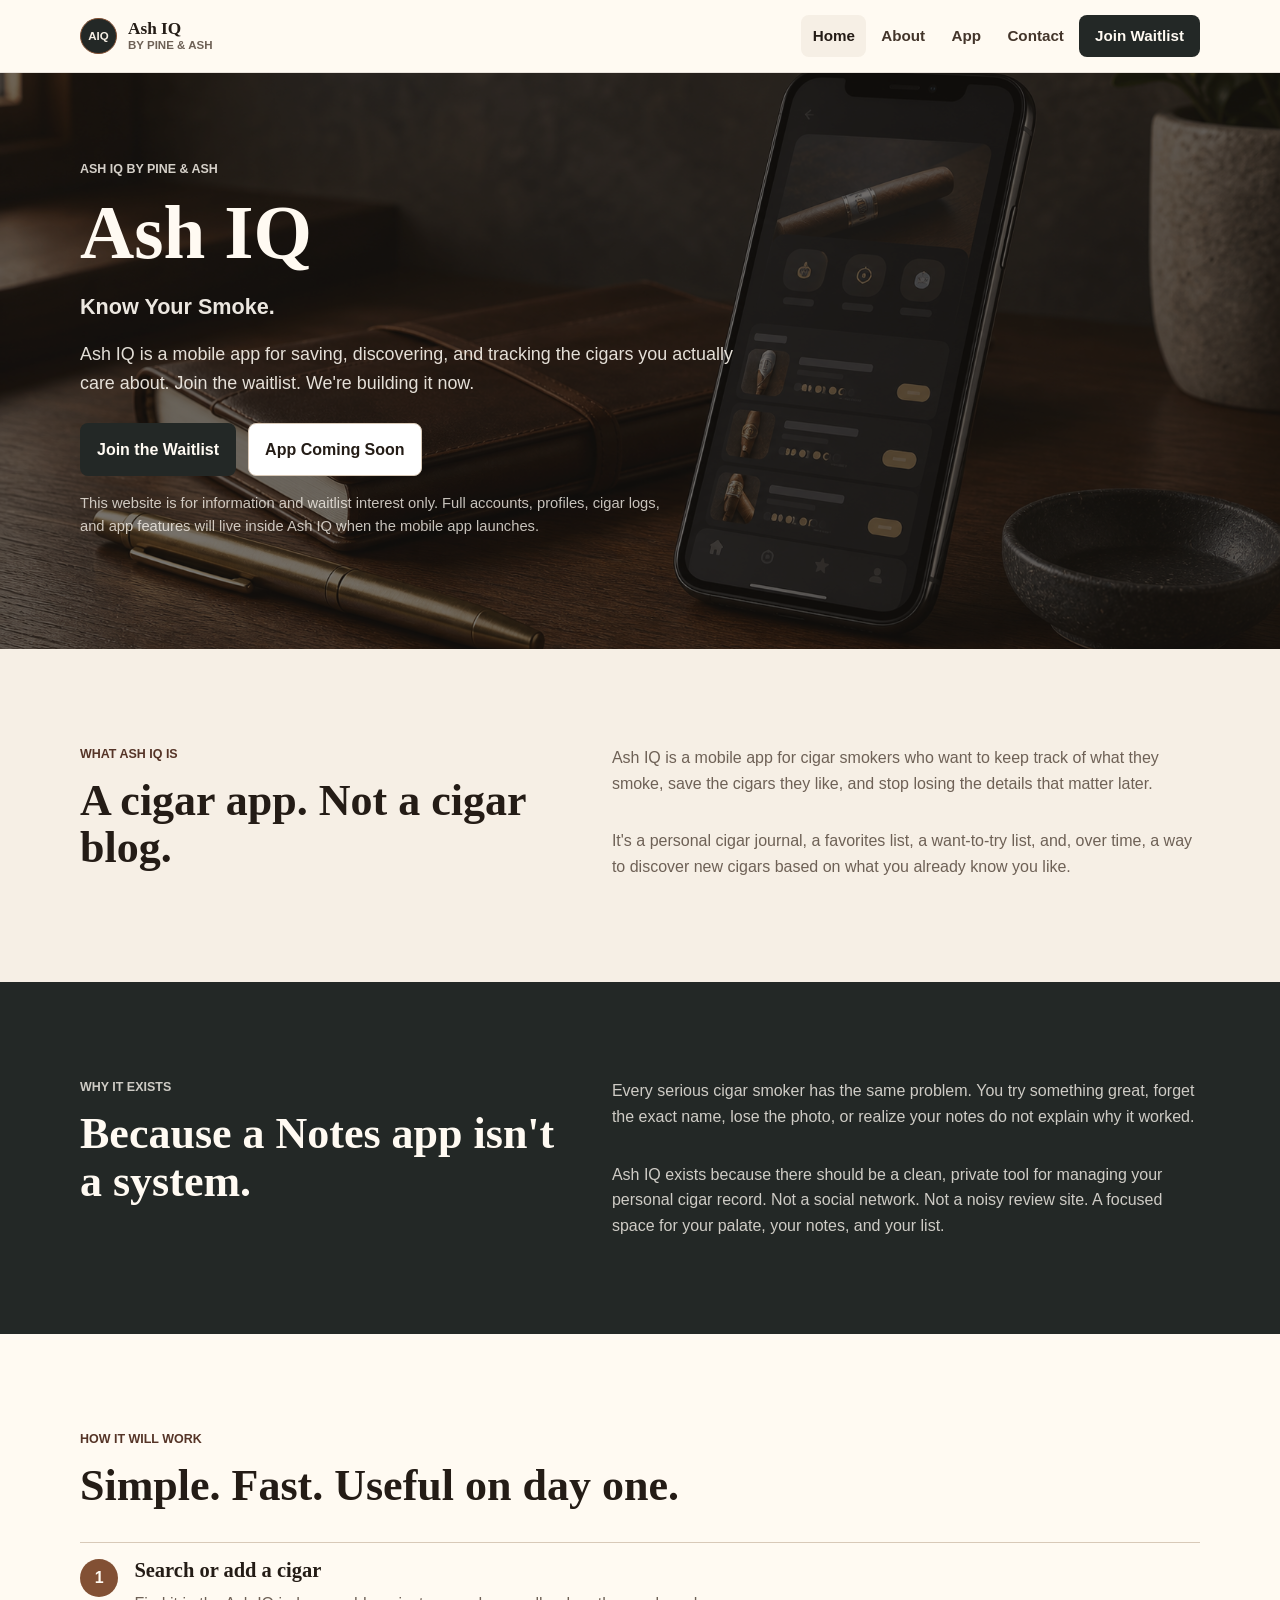
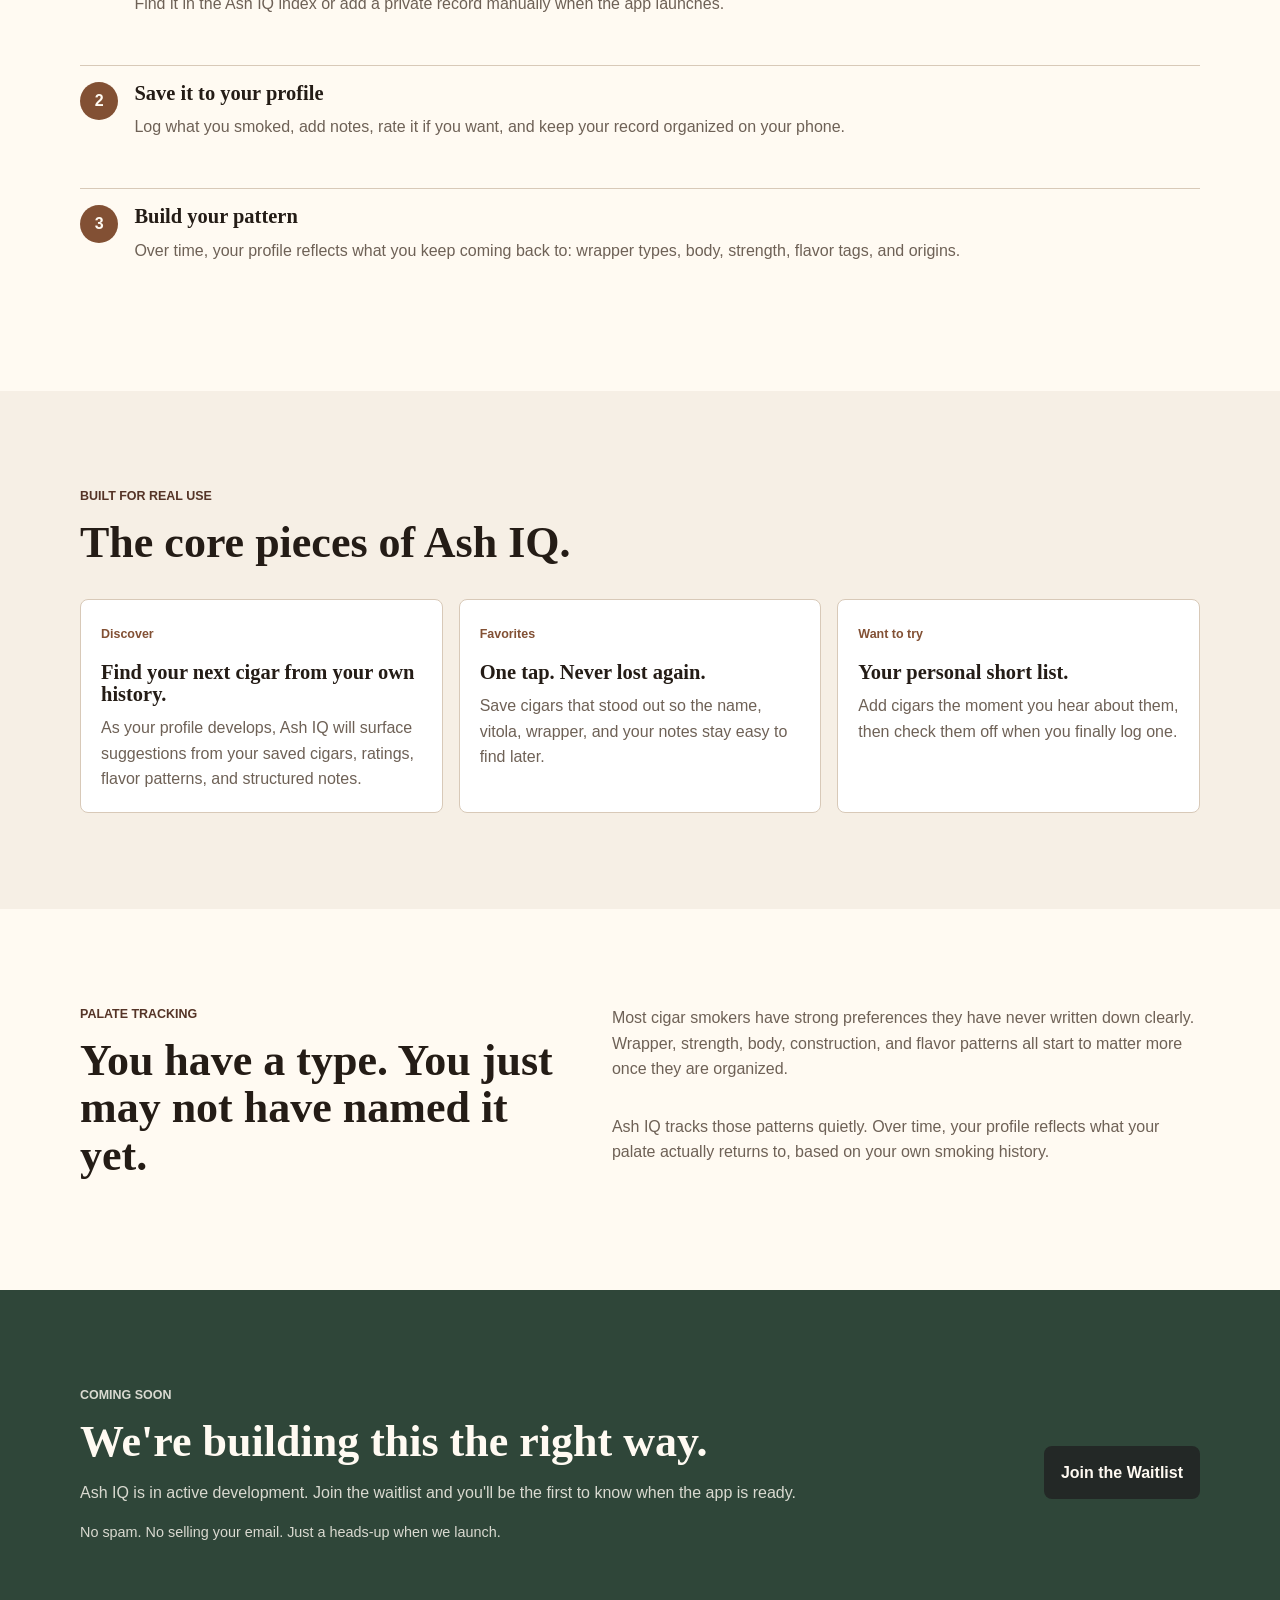
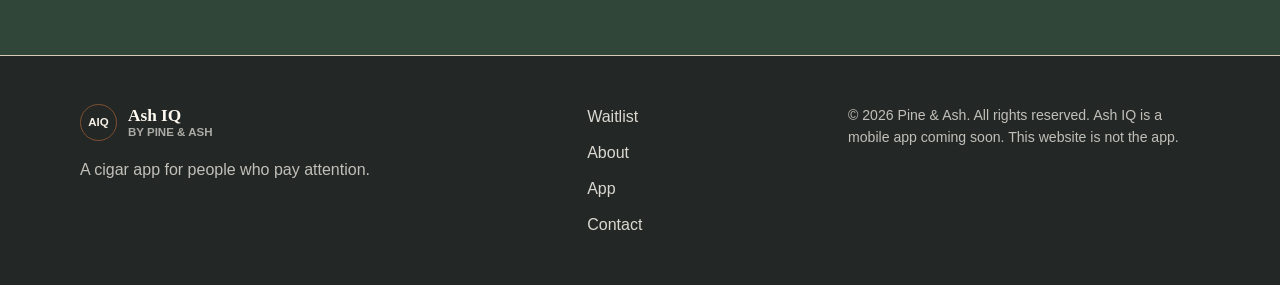
<file: index.html>
<!doctype html>
<html lang="en">
  <head>
    <meta charset="utf-8">
    <meta name="viewport" content="width=device-width, initial-scale=1">
    <title>Ash IQ by Pine &amp; Ash | Know Your Smoke.</title>
    <meta name="description" content="Ash IQ is a cigar discovery app by Pine & Ash, built to help smokers learn their palate, save favorites, and find cigars worth trying.">
    <meta name="robots" content="index,follow">
    <meta name="theme-color" content="#f6efe5">
    <meta property="og:title" content="Ash IQ | Know Your Smoke.">
    <meta property="og:description" content="A mobile app for cigar smokers who want to track, save, and discover cigars. Join the waitlist for early access.">
    <meta property="og:type" content="website">
    <meta property="og:url" content="./index.html">
    <meta property="og:image" content="./assets/img/social-preview.svg">
    <meta name="twitter:card" content="summary_large_image">
    <meta name="twitter:title" content="Ash IQ | Know Your Smoke.">
    <meta name="twitter:description" content="A mobile app for cigar smokers who want to track, save, and discover cigars. Join the waitlist for early access.">
    <meta name="twitter:image" content="./assets/img/social-preview.svg">
    <link rel="canonical" href="./index.html">
    <link rel="icon" href="./assets/img/favicon.svg" type="image/svg+xml">
    <link rel="preload" href="./assets/img/pine-and-ash-hero.png" as="image">
    <link rel="stylesheet" href="./assets/css/styles.css">
  </head>
  <body>
    <a class="skip-link" href="#main">Skip to content</a>
    <header class="site-header" data-site-header>
      <nav class="nav container" aria-label="Main navigation">
        <a class="brand" href="./index.html" aria-label="Ash IQ by Pine & Ash home">
          <span class="brand-mark" aria-hidden="true">AIQ</span>
          <span class="brand-stack">
            <span class="brand-text">Ash IQ</span>
            <span class="brand-source">by Pine &amp; Ash</span>
          </span>
        </a>
        <button class="nav-toggle" type="button" aria-expanded="false" aria-controls="site-menu" data-nav-toggle>
          <span class="nav-toggle-line"></span>
          <span class="nav-toggle-line"></span>
          <span class="nav-toggle-line"></span>
          <span class="sr-only">Menu</span>
        </button>
        <div class="nav-links" id="site-menu" data-nav-menu>
          <a href="./index.html" aria-current="page">Home</a>
          <a href="./about.html">About</a>
          <a href="./app.html">App</a>
          <a href="./contact.html">Contact</a>
          <a class="nav-cta" href="./contact.html#waitlist">Join Waitlist</a>
        </div>
      </nav>
    </header>

    <main id="main">
      <section class="hero section">
        <figure class="hero-media">
          <img src="./assets/img/pine-and-ash-hero.png" alt="Ash IQ mobile app preview on a warm cedar-toned workspace" width="1717" height="916">
        </figure>
        <div class="container hero-grid">
          <div class="hero-copy">
            <p class="eyebrow">Ash IQ by Pine &amp; Ash</p>
            <h1>Ash IQ</h1>
            <p class="tagline">Know Your Smoke.</p>
            <p class="hero-lede">Ash IQ is a mobile app for saving, discovering, and tracking the cigars you actually care about. Join the waitlist. We're building it now.</p>
            <div class="hero-actions" aria-label="Primary actions">
              <a class="button button-primary" href="./contact.html#waitlist">Join the Waitlist</a>
              <a class="button button-secondary" href="./app.html">App Coming Soon</a>
            </div>
            <p class="guardrail-note">This website is for information and waitlist interest only. Full accounts, profiles, cigar logs, and app features will live inside Ash IQ when the mobile app launches.</p>
          </div>
        </div>
      </section>

      <section class="section value-band" aria-labelledby="what-heading">
        <div class="container split">
          <div>
            <p class="eyebrow">What Ash IQ is</p>
            <h2 id="what-heading">A cigar app. Not a cigar blog.</h2>
          </div>
          <div class="copy-stack">
            <p>Ash IQ is a mobile app for cigar smokers who want to keep track of what they smoke, save the cigars they like, and stop losing the details that matter later.</p>
            <p>It's a personal cigar journal, a favorites list, a want-to-try list, and, over time, a way to discover new cigars based on what you already know you like.</p>
          </div>
        </div>
      </section>

      <section class="section discovery-band" aria-labelledby="why-heading">
        <div class="container split">
          <div>
            <p class="eyebrow">Why it exists</p>
            <h2 id="why-heading">Because a Notes app isn't a system.</h2>
          </div>
          <div class="copy-stack">
            <p>Every serious cigar smoker has the same problem. You try something great, forget the exact name, lose the photo, or realize your notes do not explain why it worked.</p>
            <p>Ash IQ exists because there should be a clean, private tool for managing your personal cigar record. Not a social network. Not a noisy review site. A focused space for your palate, your notes, and your list.</p>
          </div>
        </div>
      </section>

      <section class="section" aria-labelledby="how-heading">
        <div class="container">
          <div class="section-heading narrow">
            <p class="eyebrow">How it will work</p>
            <h2 id="how-heading">Simple. Fast. Useful on day one.</h2>
          </div>
          <ol class="step-list">
            <li>
              <span class="step-number">1</span>
              <div>
                <h3>Search or add a cigar</h3>
                <p>Find it in the Ash IQ index or add a private record manually when the app launches.</p>
              </div>
            </li>
            <li>
              <span class="step-number">2</span>
              <div>
                <h3>Save it to your profile</h3>
                <p>Log what you smoked, add notes, rate it if you want, and keep your record organized on your phone.</p>
              </div>
            </li>
            <li>
              <span class="step-number">3</span>
              <div>
                <h3>Build your pattern</h3>
                <p>Over time, your profile reflects what you keep coming back to: wrapper types, body, strength, flavor tags, and origins.</p>
              </div>
            </li>
          </ol>
        </div>
      </section>

      <section class="section value-band" aria-labelledby="features-heading">
        <div class="container">
          <div class="section-heading">
            <p class="eyebrow">Built for real use</p>
            <h2 id="features-heading">The core pieces of Ash IQ.</h2>
          </div>
          <div class="feature-grid three">
            <article class="feature-card">
              <span class="feature-kicker">Discover</span>
              <h3>Find your next cigar from your own history.</h3>
              <p>As your profile develops, Ash IQ will surface suggestions from your saved cigars, ratings, flavor patterns, and structured notes.</p>
            </article>
            <article class="feature-card">
              <span class="feature-kicker">Favorites</span>
              <h3>One tap. Never lost again.</h3>
              <p>Save cigars that stood out so the name, vitola, wrapper, and your notes stay easy to find later.</p>
            </article>
            <article class="feature-card">
              <span class="feature-kicker">Want to try</span>
              <h3>Your personal short list.</h3>
              <p>Add cigars the moment you hear about them, then check them off when you finally log one.</p>
            </article>
          </div>
        </div>
      </section>

      <section class="section" aria-labelledby="palate-heading">
        <div class="container split">
          <div>
            <p class="eyebrow">Palate tracking</p>
            <h2 id="palate-heading">You have a type. You just may not have named it yet.</h2>
          </div>
          <div class="copy-stack">
            <p>Most cigar smokers have strong preferences they have never written down clearly. Wrapper, strength, body, construction, and flavor patterns all start to matter more once they are organized.</p>
            <p>Ash IQ tracks those patterns quietly. Over time, your profile reflects what your palate actually returns to, based on your own smoking history.</p>
          </div>
        </div>
      </section>

      <section class="section cta-band" aria-labelledby="waitlist-heading">
        <div class="container cta-panel">
          <div>
            <p class="eyebrow">Coming soon</p>
            <h2 id="waitlist-heading">We're building this the right way.</h2>
            <p>Ash IQ is in active development. Join the waitlist and you'll be the first to know when the app is ready.</p>
            <p class="small-note">No spam. No selling your email. Just a heads-up when we launch.</p>
          </div>
          <a class="button button-primary" href="./contact.html#waitlist">Join the Waitlist</a>
        </div>
      </section>
    </main>

    <footer class="site-footer">
      <div class="container footer-grid">
        <div>
          <a class="brand footer-brand" href="./index.html" aria-label="Ash IQ by Pine & Ash home">
            <span class="brand-mark" aria-hidden="true">AIQ</span>
            <span class="brand-stack">
              <span class="brand-text">Ash IQ</span>
              <span class="brand-source">by Pine &amp; Ash</span>
            </span>
          </a>
          <p>A cigar app for people who pay attention.</p>
        </div>
        <nav class="footer-links" aria-label="Footer navigation">
          <a href="./contact.html#waitlist">Waitlist</a>
          <a href="./about.html">About</a>
          <a href="./app.html">App</a>
          <a href="./contact.html">Contact</a>
        </nav>
        <p class="footer-fine"><span data-year></span> Ash IQ is a mobile app coming soon. This website is not the app.</p>
      </div>
    </footer>
    <script src="./assets/js/site-config.js" defer></script>
    <script src="./assets/js/main.js" defer></script>
  </body>
</html>
</file>
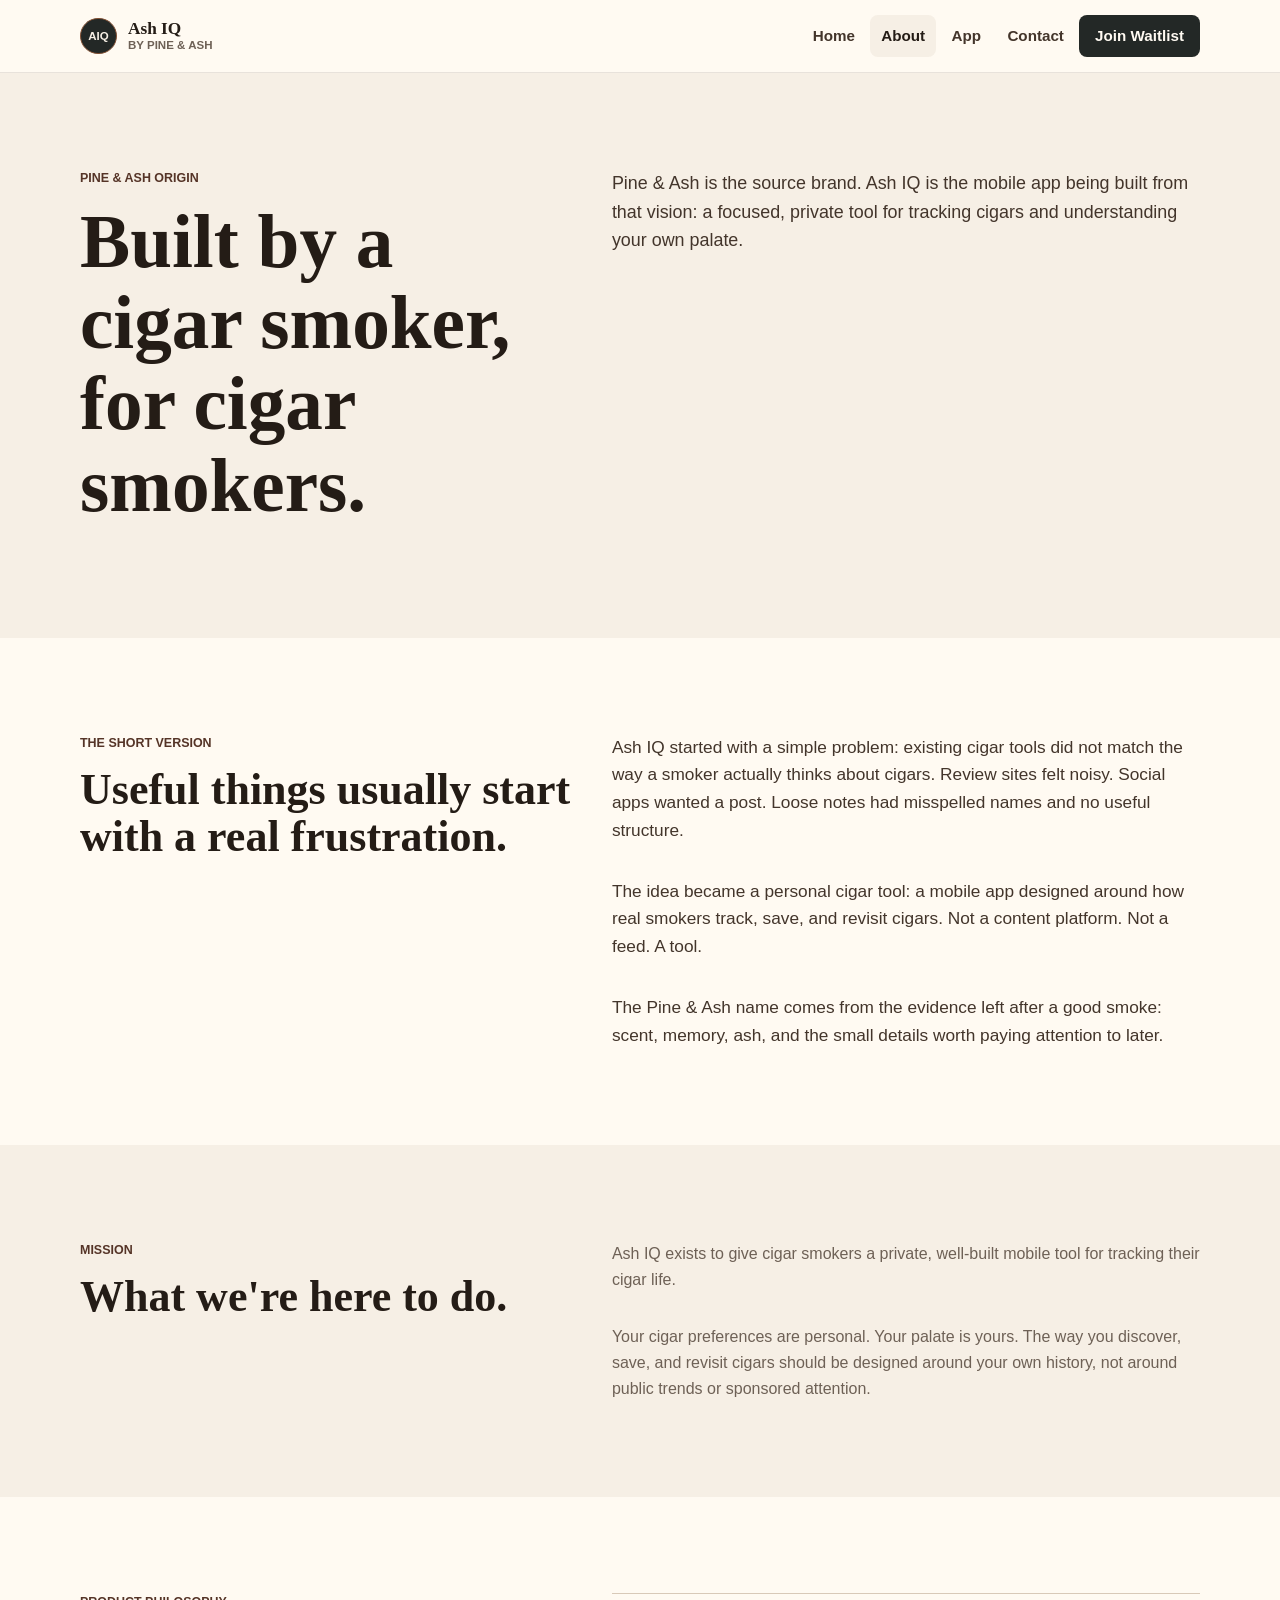
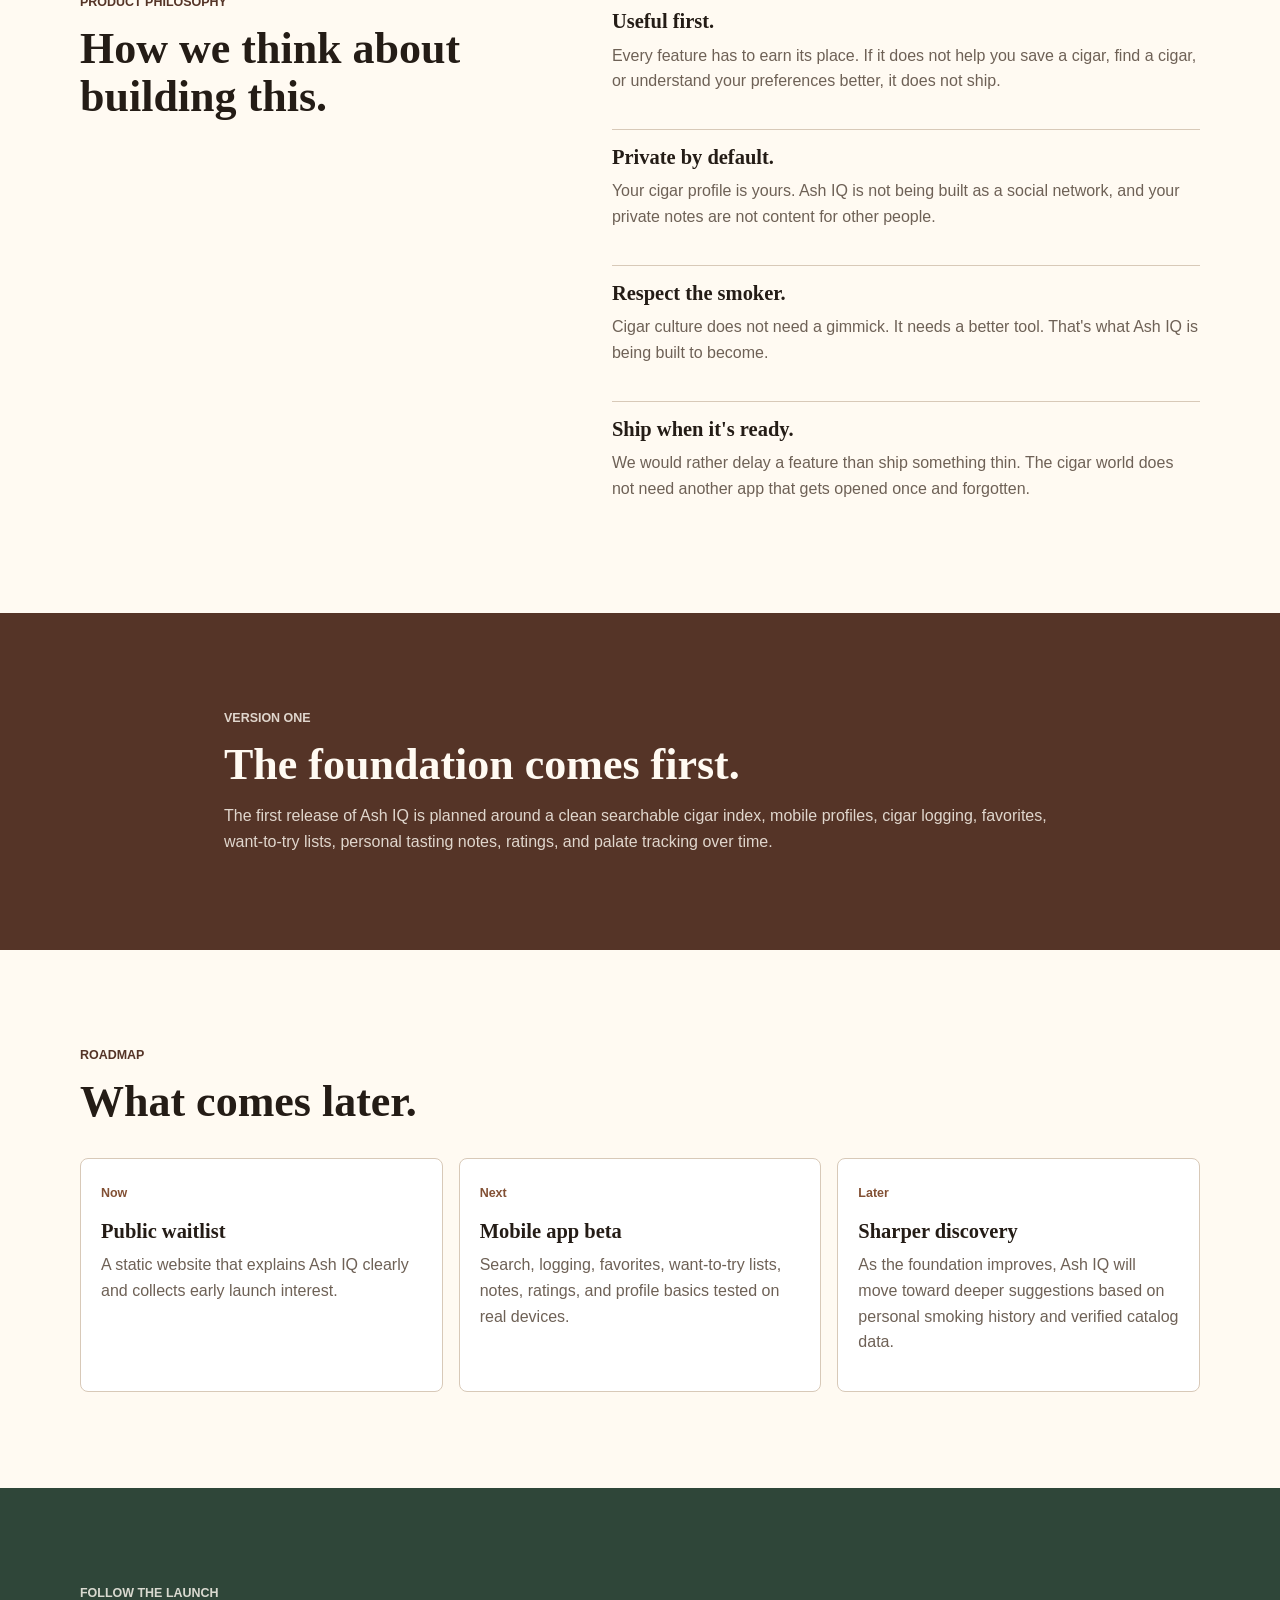
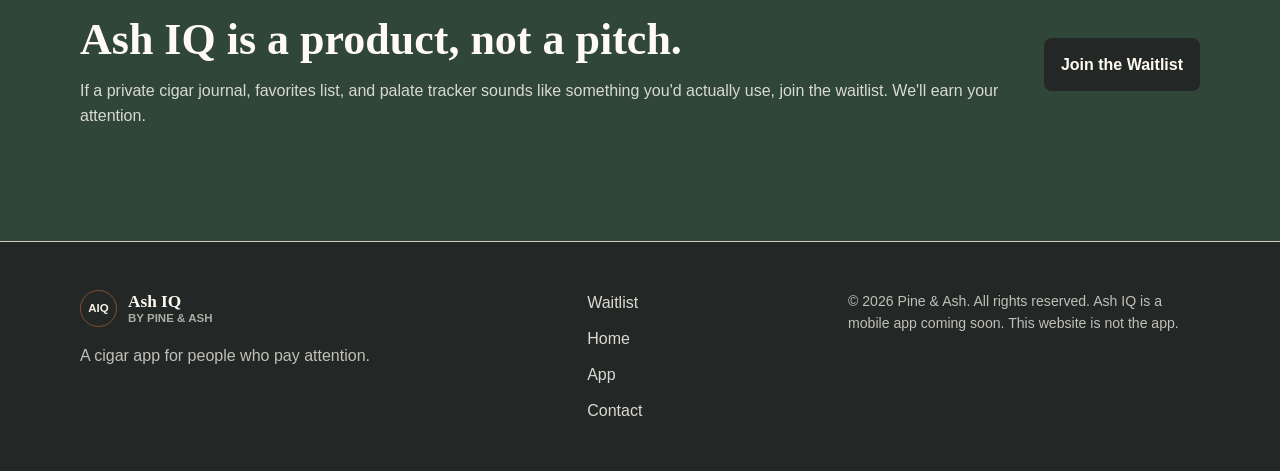
<file: about.html>
<!doctype html>
<html lang="en">
  <head>
    <meta charset="utf-8">
    <meta name="viewport" content="width=device-width, initial-scale=1">
    <title>About Ash IQ | Built by Pine &amp; Ash for Cigar Smokers</title>
    <meta name="description" content="Ash IQ by Pine & Ash was built from the need for a private cigar tracking app with favorites, notes, want-to-try lists, and palate history.">
    <meta name="robots" content="index,follow">
    <meta name="theme-color" content="#f6efe5">
    <meta property="og:title" content="About Ash IQ by Pine & Ash">
    <meta property="og:description" content="The mission behind Ash IQ: a private cigar journal, favorites list, and developing discovery tool for cigar smokers who pay attention.">
    <meta property="og:type" content="website">
    <meta property="og:url" content="./about.html">
    <meta property="og:image" content="./assets/img/social-preview.svg">
    <meta name="twitter:card" content="summary_large_image">
    <meta name="twitter:title" content="About Ash IQ by Pine & Ash">
    <meta name="twitter:description" content="The mission behind Ash IQ: a private cigar journal, favorites list, and developing discovery tool for cigar smokers who pay attention.">
    <meta name="twitter:image" content="./assets/img/social-preview.svg">
    <link rel="canonical" href="./about.html">
    <link rel="icon" href="./assets/img/favicon.svg" type="image/svg+xml">
    <link rel="stylesheet" href="./assets/css/styles.css">
  </head>
  <body>
    <a class="skip-link" href="#main">Skip to content</a>
    <header class="site-header" data-site-header>
      <nav class="nav container" aria-label="Main navigation">
        <a class="brand" href="./index.html" aria-label="Ash IQ by Pine & Ash home">
          <span class="brand-mark" aria-hidden="true">AIQ</span>
          <span class="brand-stack">
            <span class="brand-text">Ash IQ</span>
            <span class="brand-source">by Pine &amp; Ash</span>
          </span>
        </a>
        <button class="nav-toggle" type="button" aria-expanded="false" aria-controls="site-menu" data-nav-toggle>
          <span class="nav-toggle-line"></span>
          <span class="nav-toggle-line"></span>
          <span class="nav-toggle-line"></span>
          <span class="sr-only">Menu</span>
        </button>
        <div class="nav-links" id="site-menu" data-nav-menu>
          <a href="./index.html">Home</a>
          <a href="./about.html" aria-current="page">About</a>
          <a href="./app.html">App</a>
          <a href="./contact.html">Contact</a>
          <a class="nav-cta" href="./contact.html#waitlist">Join Waitlist</a>
        </div>
      </nav>
    </header>

    <main id="main">
      <section class="page-hero section">
        <div class="container page-hero-grid">
          <div>
            <p class="eyebrow">Pine &amp; Ash origin</p>
            <h1>Built by a cigar smoker, for cigar smokers.</h1>
          </div>
          <p class="page-lede">Pine &amp; Ash is the source brand. Ash IQ is the mobile app being built from that vision: a focused, private tool for tracking cigars and understanding your own palate.</p>
        </div>
      </section>

      <section class="section" aria-labelledby="short-heading">
        <div class="container narrative-grid">
          <div class="section-heading sticky-heading">
            <p class="eyebrow">The short version</p>
            <h2 id="short-heading">Useful things usually start with a real frustration.</h2>
          </div>
          <div class="copy-stack large-copy">
            <p>Ash IQ started with a simple problem: existing cigar tools did not match the way a smoker actually thinks about cigars. Review sites felt noisy. Social apps wanted a post. Loose notes had misspelled names and no useful structure.</p>
            <p>The idea became a personal cigar tool: a mobile app designed around how real smokers track, save, and revisit cigars. Not a content platform. Not a feed. A tool.</p>
            <p>The Pine &amp; Ash name comes from the evidence left after a good smoke: scent, memory, ash, and the small details worth paying attention to later.</p>
          </div>
        </div>
      </section>

      <section class="section muted-band" aria-labelledby="mission-heading">
        <div class="container split">
          <div>
            <p class="eyebrow">Mission</p>
            <h2 id="mission-heading">What we're here to do.</h2>
          </div>
          <div class="copy-stack">
            <p>Ash IQ exists to give cigar smokers a private, well-built mobile tool for tracking their cigar life.</p>
            <p>Your cigar preferences are personal. Your palate is yours. The way you discover, save, and revisit cigars should be designed around your own history, not around public trends or sponsored attention.</p>
          </div>
        </div>
      </section>

      <section class="section" aria-labelledby="philosophy-heading">
        <div class="container split">
          <div>
            <p class="eyebrow">Product philosophy</p>
            <h2 id="philosophy-heading">How we think about building this.</h2>
          </div>
          <div class="principle-list">
            <div>
              <h3>Useful first.</h3>
              <p>Every feature has to earn its place. If it does not help you save a cigar, find a cigar, or understand your preferences better, it does not ship.</p>
            </div>
            <div>
              <h3>Private by default.</h3>
              <p>Your cigar profile is yours. Ash IQ is not being built as a social network, and your private notes are not content for other people.</p>
            </div>
            <div>
              <h3>Respect the smoker.</h3>
              <p>Cigar culture does not need a gimmick. It needs a better tool. That's what Ash IQ is being built to become.</p>
            </div>
            <div>
              <h3>Ship when it's ready.</h3>
              <p>We would rather delay a feature than ship something thin. The cigar world does not need another app that gets opened once and forgotten.</p>
            </div>
          </div>
        </div>
      </section>

      <section class="section note-band" aria-labelledby="version-heading">
        <div class="container note-panel">
          <p class="eyebrow">Version one</p>
          <h2 id="version-heading">The foundation comes first.</h2>
          <p>The first release of Ash IQ is planned around a clean searchable cigar index, mobile profiles, cigar logging, favorites, want-to-try lists, personal tasting notes, ratings, and palate tracking over time.</p>
        </div>
      </section>

      <section class="section" aria-labelledby="roadmap-heading">
        <div class="container">
          <div class="section-heading narrow">
            <p class="eyebrow">Roadmap</p>
            <h2 id="roadmap-heading">What comes later.</h2>
          </div>
          <div class="timeline">
            <article>
              <span>Now</span>
              <h3>Public waitlist</h3>
              <p>A static website that explains Ash IQ clearly and collects early launch interest.</p>
            </article>
            <article>
              <span>Next</span>
              <h3>Mobile app beta</h3>
              <p>Search, logging, favorites, want-to-try lists, notes, ratings, and profile basics tested on real devices.</p>
            </article>
            <article>
              <span>Later</span>
              <h3>Sharper discovery</h3>
              <p>As the foundation improves, Ash IQ will move toward deeper suggestions based on personal smoking history and verified catalog data.</p>
            </article>
          </div>
        </div>
      </section>

      <section class="section cta-band" aria-labelledby="close-heading">
        <div class="container cta-panel">
          <div>
            <p class="eyebrow">Follow the launch</p>
            <h2 id="close-heading">Ash IQ is a product, not a pitch.</h2>
            <p>If a private cigar journal, favorites list, and palate tracker sounds like something you'd actually use, join the waitlist. We'll earn your attention.</p>
          </div>
          <a class="button button-primary" href="./contact.html#waitlist">Join the Waitlist</a>
        </div>
      </section>
    </main>

    <footer class="site-footer">
      <div class="container footer-grid">
        <div>
          <a class="brand footer-brand" href="./index.html" aria-label="Ash IQ by Pine & Ash home">
            <span class="brand-mark" aria-hidden="true">AIQ</span>
            <span class="brand-stack">
              <span class="brand-text">Ash IQ</span>
              <span class="brand-source">by Pine &amp; Ash</span>
            </span>
          </a>
          <p>A cigar app for people who pay attention.</p>
        </div>
        <nav class="footer-links" aria-label="Footer navigation">
          <a href="./contact.html#waitlist">Waitlist</a>
          <a href="./index.html">Home</a>
          <a href="./app.html">App</a>
          <a href="./contact.html">Contact</a>
        </nav>
        <p class="footer-fine"><span data-year></span> Ash IQ is a mobile app coming soon. This website is not the app.</p>
      </div>
    </footer>
    <script src="./assets/js/site-config.js" defer></script>
    <script src="./assets/js/main.js" defer></script>
  </body>
</html>
</file>
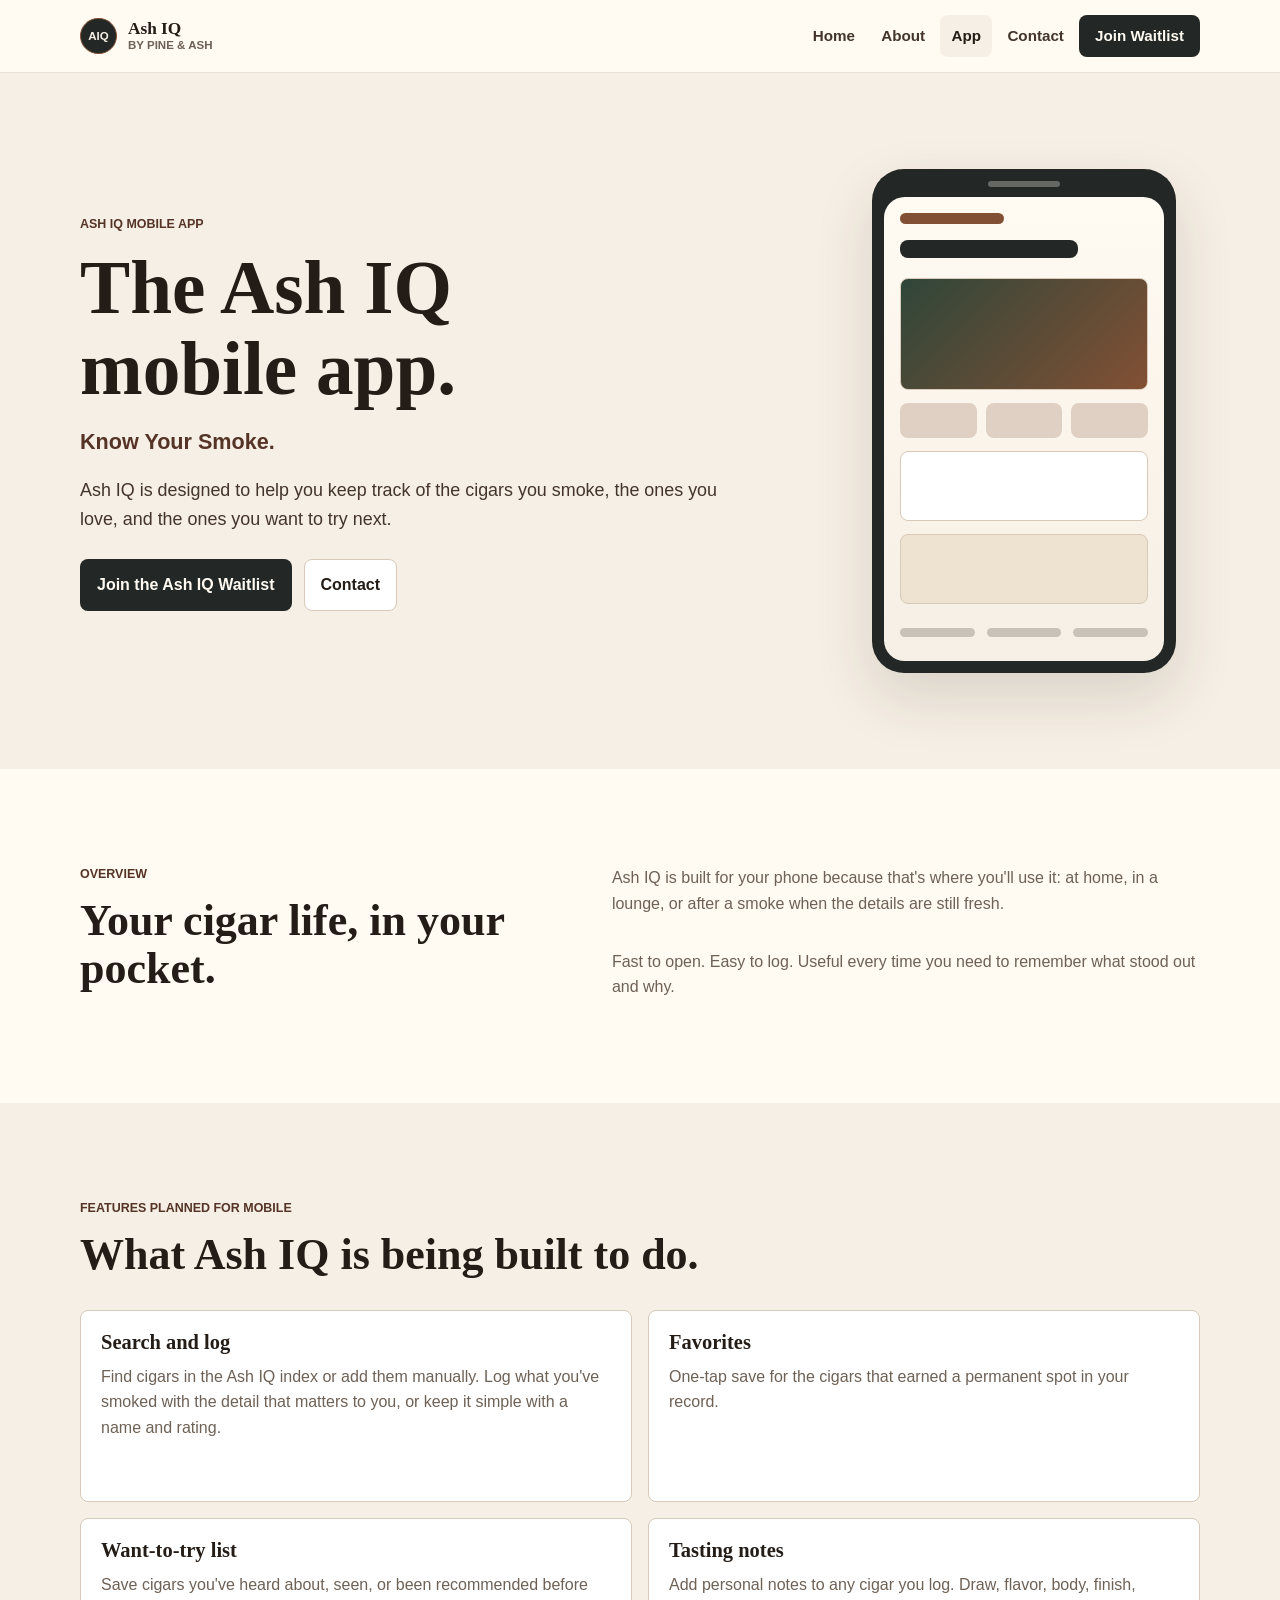
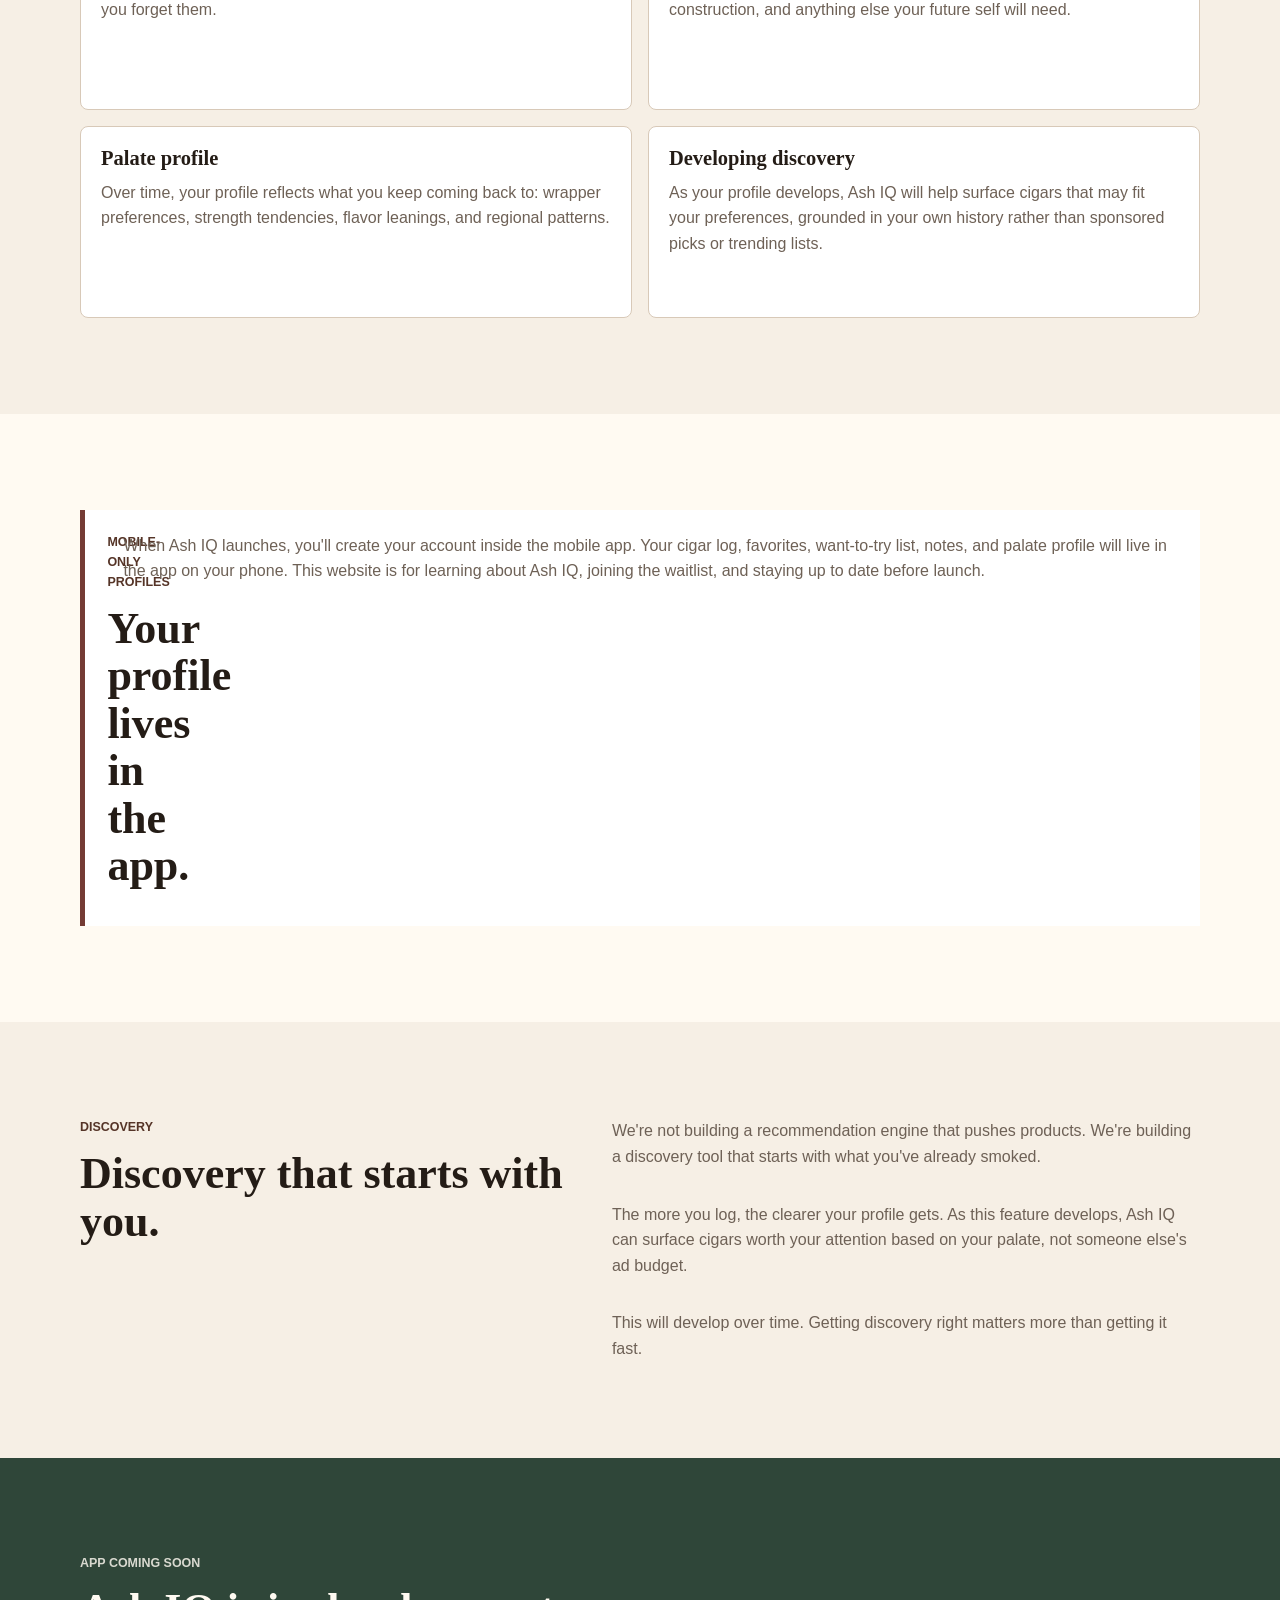
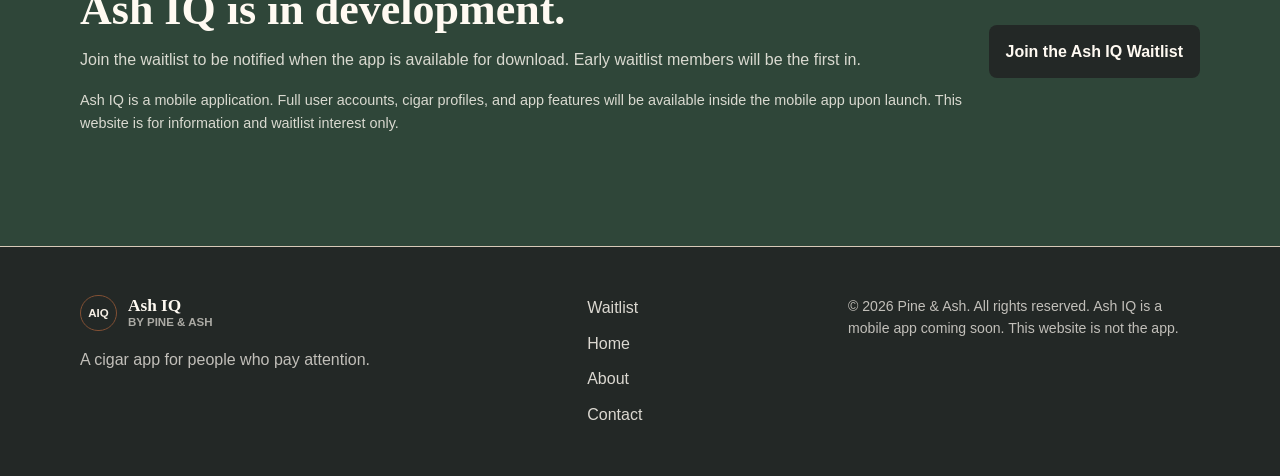
<file: app.html>
<!doctype html>
<html lang="en">
  <head>
    <meta charset="utf-8">
    <meta name="viewport" content="width=device-width, initial-scale=1">
    <title>Ash IQ App | Smarter Cigar Discovery</title>
    <meta name="description" content="Ash IQ is a coming cigar discovery app designed to help users score cigars, save favorites, build a want-to-try list, and discover better smokes.">
    <meta name="robots" content="index,follow">
    <meta name="theme-color" content="#f6efe5">
    <meta property="og:title" content="Ash IQ App | Smarter Cigar Discovery">
    <meta property="og:description" content="Ash IQ is a mobile app by Pine & Ash for cigar logs, favorites, want-to-try lists, palate tracking, and developing discovery.">
    <meta property="og:type" content="website">
    <meta property="og:url" content="./app.html">
    <meta property="og:image" content="./assets/img/social-preview.svg">
    <meta name="twitter:card" content="summary_large_image">
    <meta name="twitter:title" content="Ash IQ App | Smarter Cigar Discovery">
    <meta name="twitter:description" content="Ash IQ is a mobile app by Pine & Ash for cigar logs, favorites, want-to-try lists, palate tracking, and developing discovery.">
    <meta name="twitter:image" content="./assets/img/social-preview.svg">
    <link rel="canonical" href="./app.html">
    <link rel="icon" href="./assets/img/favicon.svg" type="image/svg+xml">
    <link rel="stylesheet" href="./assets/css/styles.css">
  </head>
  <body>
    <a class="skip-link" href="#main">Skip to content</a>
    <header class="site-header" data-site-header>
      <nav class="nav container" aria-label="Main navigation">
        <a class="brand" href="./index.html" aria-label="Ash IQ by Pine & Ash home">
          <span class="brand-mark" aria-hidden="true">AIQ</span>
          <span class="brand-stack">
            <span class="brand-text">Ash IQ</span>
            <span class="brand-source">by Pine &amp; Ash</span>
          </span>
        </a>
        <button class="nav-toggle" type="button" aria-expanded="false" aria-controls="site-menu" data-nav-toggle>
          <span class="nav-toggle-line"></span>
          <span class="nav-toggle-line"></span>
          <span class="nav-toggle-line"></span>
          <span class="sr-only">Menu</span>
        </button>
        <div class="nav-links" id="site-menu" data-nav-menu>
          <a href="./index.html">Home</a>
          <a href="./about.html">About</a>
          <a href="./app.html" aria-current="page">App</a>
          <a href="./contact.html">Contact</a>
          <a class="nav-cta" href="./contact.html#waitlist">Join Waitlist</a>
        </div>
      </nav>
    </header>

    <main id="main">
      <section class="page-hero section app-hero">
        <div class="container app-hero-grid">
          <div>
            <p class="eyebrow">Ash IQ mobile app</p>
            <h1>The Ash IQ mobile app.</h1>
            <p class="tagline dark">Know Your Smoke.</p>
            <p class="page-lede">Ash IQ is designed to help you keep track of the cigars you smoke, the ones you love, and the ones you want to try next.</p>
            <div class="hero-actions">
              <a class="button button-primary" href="./contact.html#waitlist">Join the Ash IQ Waitlist</a>
              <a class="button button-secondary" href="./contact.html">Contact</a>
            </div>
            <!-- Future app-store links belong here after Ash IQ is publicly available. -->
          </div>
          <div class="phone-shell" aria-label="Illustrative Ash IQ mobile app preview">
            <div class="phone-top"></div>
            <div class="phone-screen">
              <div class="screen-bar"></div>
              <div class="screen-title"></div>
              <div class="screen-card wide"></div>
              <div class="screen-row">
                <span></span>
                <span></span>
                <span></span>
              </div>
              <div class="screen-card"></div>
              <div class="screen-card muted"></div>
              <div class="screen-tabbar">
                <span></span>
                <span></span>
                <span></span>
              </div>
            </div>
          </div>
        </div>
      </section>

      <section class="section" aria-labelledby="overview-heading">
        <div class="container split">
          <div>
            <p class="eyebrow">Overview</p>
            <h2 id="overview-heading">Your cigar life, in your pocket.</h2>
          </div>
          <div class="copy-stack">
            <p>Ash IQ is built for your phone because that's where you'll use it: at home, in a lounge, or after a smoke when the details are still fresh.</p>
            <p>Fast to open. Easy to log. Useful every time you need to remember what stood out and why.</p>
          </div>
        </div>
      </section>

      <section class="section muted-band" aria-labelledby="features-heading">
        <div class="container">
          <div class="section-heading">
            <p class="eyebrow">Features planned for mobile</p>
            <h2 id="features-heading">What Ash IQ is being built to do.</h2>
          </div>
          <div class="feature-grid two">
            <article class="feature-card">
              <h3>Search and log</h3>
              <p>Find cigars in the Ash IQ index or add them manually. Log what you've smoked with the detail that matters to you, or keep it simple with a name and rating.</p>
            </article>
            <article class="feature-card">
              <h3>Favorites</h3>
              <p>One-tap save for the cigars that earned a permanent spot in your record.</p>
            </article>
            <article class="feature-card">
              <h3>Want-to-try list</h3>
              <p>Save cigars you've heard about, seen, or been recommended before you forget them.</p>
            </article>
            <article class="feature-card">
              <h3>Tasting notes</h3>
              <p>Add personal notes to any cigar you log. Draw, flavor, body, finish, construction, and anything else your future self will need.</p>
            </article>
            <article class="feature-card">
              <h3>Palate profile</h3>
              <p>Over time, your profile reflects what you keep coming back to: wrapper preferences, strength tendencies, flavor leanings, and regional patterns.</p>
            </article>
            <article class="feature-card">
              <h3>Developing discovery</h3>
              <p>As your profile develops, Ash IQ will help surface cigars that may fit your preferences, grounded in your own history rather than sponsored picks or trending lists.</p>
            </article>
          </div>
        </div>
      </section>

      <section class="section" aria-labelledby="profile-heading">
        <div class="container boundary-callout">
          <div>
            <p class="eyebrow">Mobile-only profiles</p>
            <h2 id="profile-heading">Your profile lives in the app.</h2>
          </div>
          <p>When Ash IQ launches, you'll create your account inside the mobile app. Your cigar log, favorites, want-to-try list, notes, and palate profile will live in the app on your phone. This website is for learning about Ash IQ, joining the waitlist, and staying up to date before launch.</p>
        </div>
      </section>

      <section class="section muted-band" aria-labelledby="discovery-heading">
        <div class="container split">
          <div>
            <p class="eyebrow">Discovery</p>
            <h2 id="discovery-heading">Discovery that starts with you.</h2>
          </div>
          <div class="copy-stack">
            <p>We're not building a recommendation engine that pushes products. We're building a discovery tool that starts with what you've already smoked.</p>
            <p>The more you log, the clearer your profile gets. As this feature develops, Ash IQ can surface cigars worth your attention based on your palate, not someone else's ad budget.</p>
            <p>This will develop over time. Getting discovery right matters more than getting it fast.</p>
          </div>
        </div>
      </section>

      <section class="section status-band" aria-labelledby="status-heading">
        <div class="container cta-panel">
          <div>
            <p class="eyebrow">App coming soon</p>
            <h2 id="status-heading">Ash IQ is in development.</h2>
            <p>Join the waitlist to be notified when the app is available for download. Early waitlist members will be the first in.</p>
            <p class="small-note">Ash IQ is a mobile application. Full user accounts, cigar profiles, and app features will be available inside the mobile app upon launch. This website is for information and waitlist interest only.</p>
          </div>
          <a class="button button-primary" href="./contact.html#waitlist">Join the Ash IQ Waitlist</a>
        </div>
      </section>
    </main>

    <footer class="site-footer">
      <div class="container footer-grid">
        <div>
          <a class="brand footer-brand" href="./index.html" aria-label="Ash IQ by Pine & Ash home">
            <span class="brand-mark" aria-hidden="true">AIQ</span>
            <span class="brand-stack">
              <span class="brand-text">Ash IQ</span>
              <span class="brand-source">by Pine &amp; Ash</span>
            </span>
          </a>
          <p>A cigar app for people who pay attention.</p>
        </div>
        <nav class="footer-links" aria-label="Footer navigation">
          <a href="./contact.html#waitlist">Waitlist</a>
          <a href="./index.html">Home</a>
          <a href="./about.html">About</a>
          <a href="./contact.html">Contact</a>
        </nav>
        <p class="footer-fine"><span data-year></span> Ash IQ is a mobile app coming soon. This website is not the app.</p>
      </div>
    </footer>
    <script src="./assets/js/site-config.js" defer></script>
    <script src="./assets/js/main.js" defer></script>
  </body>
</html>
</file>
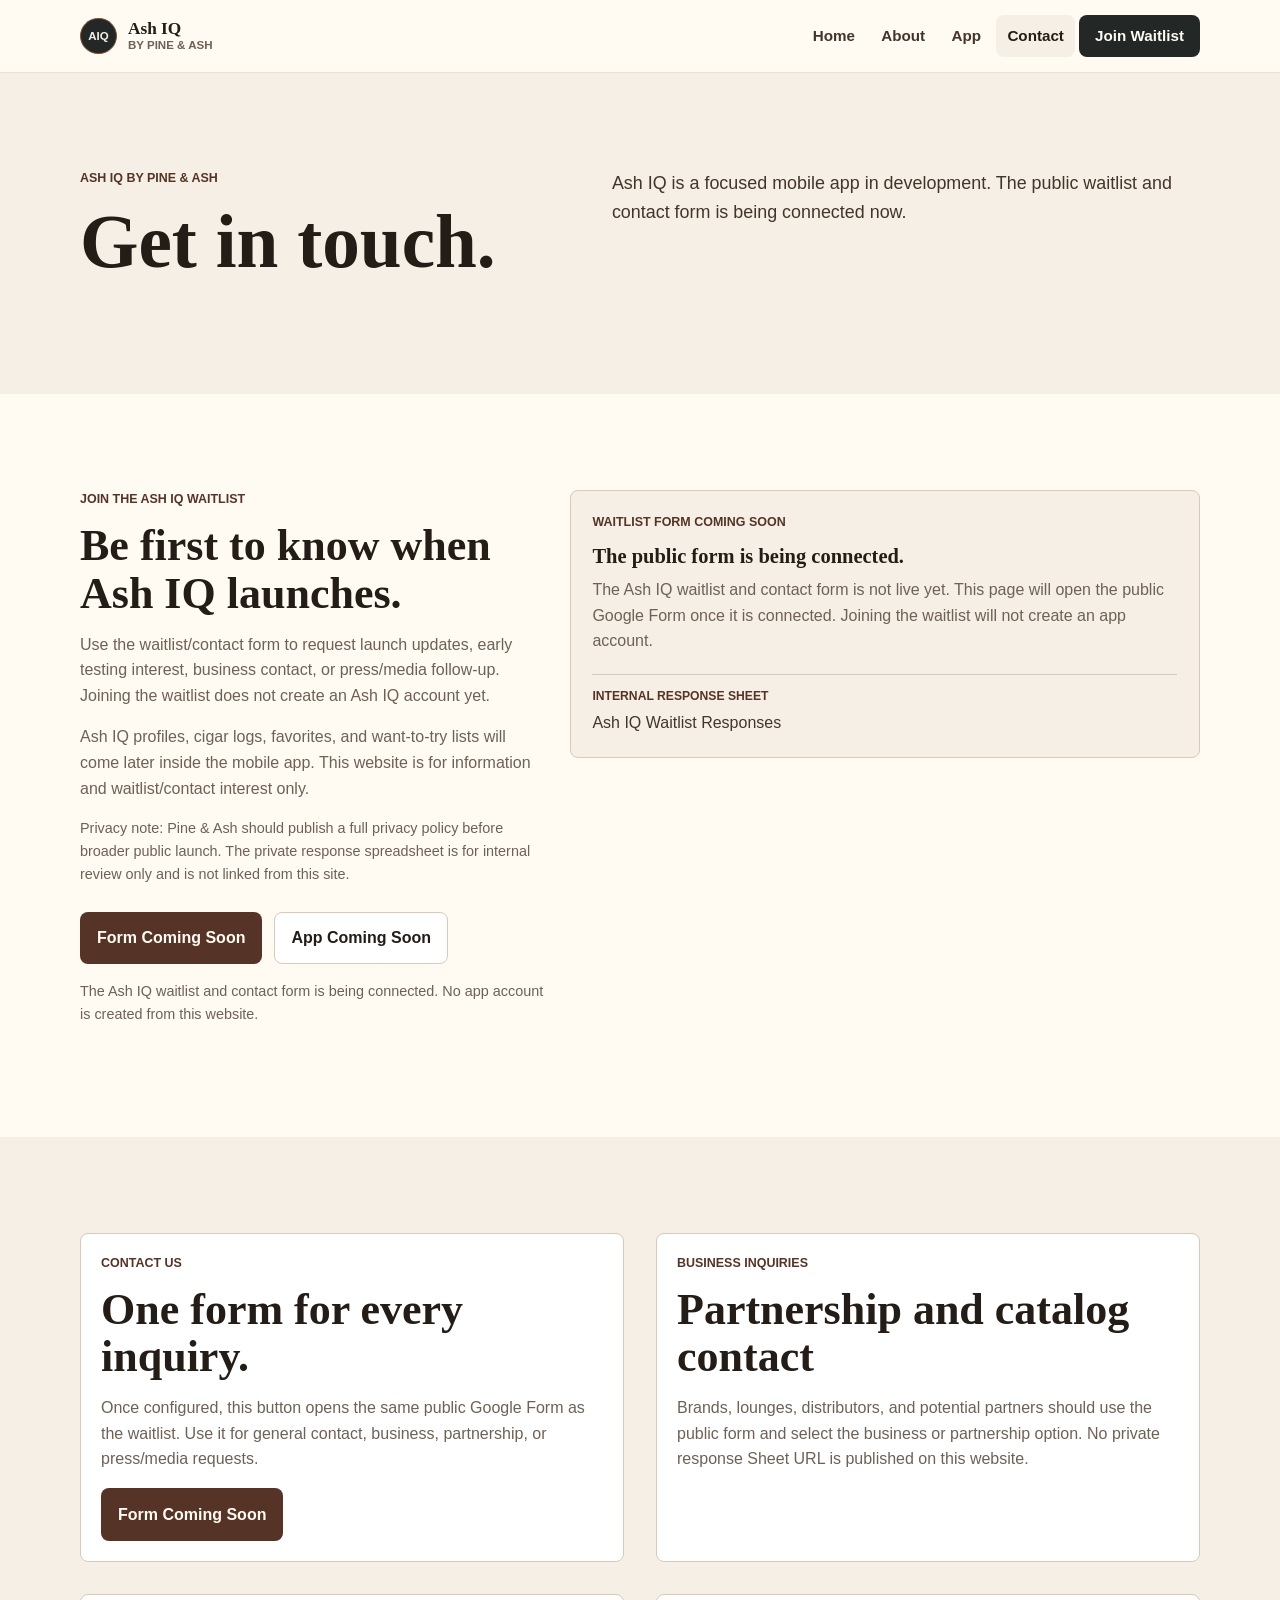
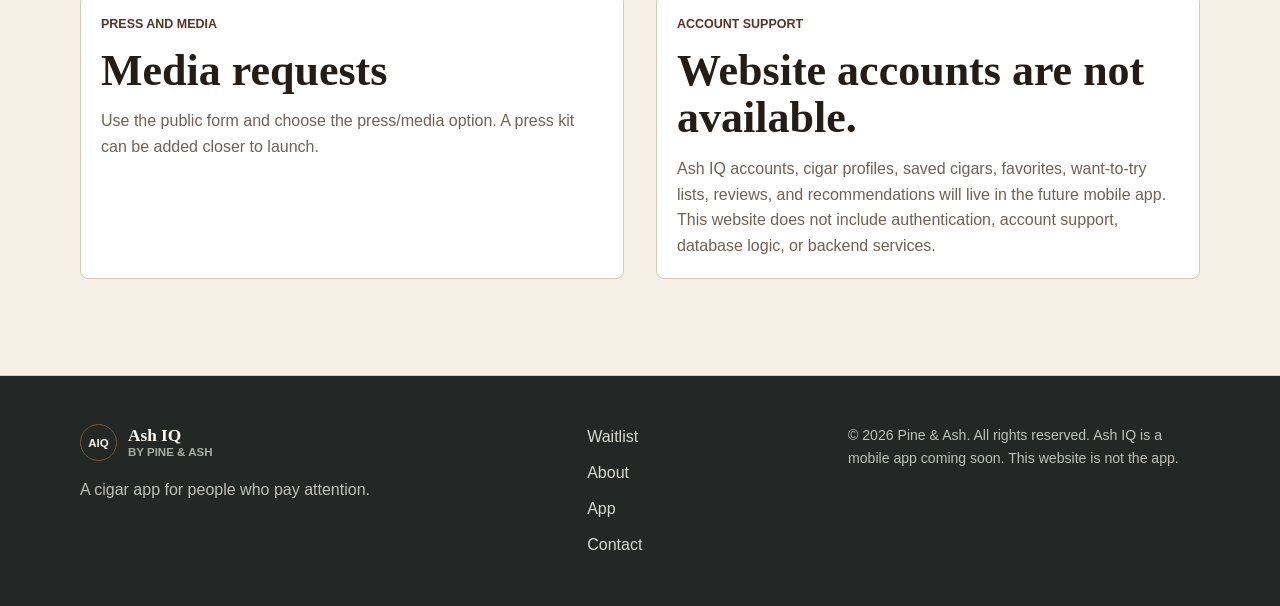
<file: contact.html>
<!doctype html>
<html lang="en">
  <head>
    <meta charset="utf-8">
    <meta name="viewport" content="width=device-width, initial-scale=1">
    <title>Contact Ash IQ | Waitlist, Business &amp; Press Inquiries</title>
    <meta name="description" content="Join the Ash IQ waitlist, send a business inquiry, or reach out for press and media requests. We read every message.">
    <meta name="robots" content="index,follow">
    <meta name="theme-color" content="#f6efe5">
    <meta property="og:title" content="Contact Ash IQ by Pine & Ash">
    <meta property="og:description" content="Join the Ash IQ waitlist or contact Pine & Ash while the mobile app is in development.">
    <meta property="og:type" content="website">
    <meta property="og:url" content="./contact.html">
    <meta property="og:image" content="./assets/img/social-preview.svg">
    <meta name="twitter:card" content="summary_large_image">
    <meta name="twitter:title" content="Contact Ash IQ by Pine & Ash">
    <meta name="twitter:description" content="Join the Ash IQ waitlist or contact Pine & Ash while the mobile app is in development.">
    <meta name="twitter:image" content="./assets/img/social-preview.svg">
    <link rel="canonical" href="./contact.html">
    <link rel="icon" href="./assets/img/favicon.svg" type="image/svg+xml">
    <link rel="stylesheet" href="./assets/css/styles.css">
  </head>
  <body>
    <a class="skip-link" href="#main">Skip to content</a>
    <header class="site-header" data-site-header>
      <nav class="nav container" aria-label="Main navigation">
        <a class="brand" href="./index.html" aria-label="Ash IQ by Pine & Ash home">
          <span class="brand-mark" aria-hidden="true">AIQ</span>
          <span class="brand-stack">
            <span class="brand-text">Ash IQ</span>
            <span class="brand-source">by Pine &amp; Ash</span>
          </span>
        </a>
        <button class="nav-toggle" type="button" aria-expanded="false" aria-controls="site-menu" data-nav-toggle>
          <span class="nav-toggle-line"></span>
          <span class="nav-toggle-line"></span>
          <span class="nav-toggle-line"></span>
          <span class="sr-only">Menu</span>
        </button>
        <div class="nav-links" id="site-menu" data-nav-menu>
          <a href="./index.html">Home</a>
          <a href="./about.html">About</a>
          <a href="./app.html">App</a>
          <a href="./contact.html" aria-current="page">Contact</a>
          <a class="nav-cta" href="./contact.html#waitlist">Join Waitlist</a>
        </div>
      </nav>
    </header>

    <main id="main">
      <section class="page-hero section">
        <div class="container page-hero-grid">
          <div>
            <p class="eyebrow">Ash IQ by Pine &amp; Ash</p>
            <h1>Get in touch.</h1>
          </div>
          <p class="page-lede">Ash IQ is a focused mobile app in development. The public waitlist and contact form is being connected now.</p>
        </div>
      </section>

      <section class="section" id="waitlist" aria-labelledby="waitlist-heading">
        <div class="container waitlist-panel">
          <div class="waitlist-copy">
            <p class="eyebrow">Join the Ash IQ waitlist</p>
            <h2 id="waitlist-heading">Be first to know when Ash IQ launches.</h2>
            <p>Use the waitlist/contact form to request launch updates, early testing interest, business contact, or press/media follow-up. Joining the waitlist does not create an Ash IQ account yet.</p>
            <p>Ash IQ profiles, cigar logs, favorites, and want-to-try lists will come later inside the mobile app. This website is for information and waitlist/contact interest only.</p>
            <p class="small-note">Privacy note: Pine &amp; Ash should publish a full privacy policy before broader public launch. The private response spreadsheet is for internal review only and is not linked from this site.</p>
            <div class="hero-actions">
              <a class="button button-primary" href="#google-form-pending" data-google-form-link data-configured-label="Open Google Form" data-pending-label="Form Coming Soon">Open Google Form</a>
              <a class="button button-secondary" href="./app.html">App Coming Soon</a>
            </div>
            <p class="small-note" data-google-form-status>Google Form setup is pending.</p>
          </div>
          <div class="form-shell">
            <iframe
              class="form-embed"
              title="Ash IQ Waitlist and Contact Google Form"
              loading="lazy"
              hidden
              data-google-form-embed></iframe>
            <div class="form-pending" id="google-form-pending" data-google-form-pending>
              <p class="eyebrow">Waitlist form coming soon</p>
              <h3>The public form is being connected.</h3>
              <p>The Ash IQ waitlist and contact form is not live yet. This page will open the public Google Form once it is connected. Joining the waitlist will not create an app account.</p>
              <dl class="config-list">
                <div>
                  <dt>Internal response sheet</dt>
                  <dd data-google-sheet-name>Ash IQ Waitlist Responses</dd>
                </div>
              </dl>
            </div>
          </div>
        </div>
      </section>

      <section class="section muted-band" aria-labelledby="contact-options-heading">
        <div class="container contact-grid">
          <article class="contact-card">
            <p class="eyebrow">Contact Us</p>
            <h2 id="contact-options-heading">One form for every inquiry.</h2>
            <p>Once configured, this button opens the same public Google Form as the waitlist. Use it for general contact, business, partnership, or press/media requests.</p>
            <a class="button button-primary" href="#google-form-pending" data-google-form-link data-configured-label="Contact Us" data-pending-label="Form Coming Soon">Contact Us</a>
          </article>
          <article class="contact-card">
            <p class="eyebrow">Business inquiries</p>
            <h2>Partnership and catalog contact</h2>
            <p>Brands, lounges, distributors, and potential partners should use the public form and select the business or partnership option. No private response Sheet URL is published on this website.</p>
          </article>
          <article class="contact-card">
            <p class="eyebrow">Press and media</p>
            <h2>Media requests</h2>
            <p>Use the public form and choose the press/media option. A press kit can be added closer to launch.</p>
          </article>
          <article class="contact-card">
            <p class="eyebrow">Account support</p>
            <h2>Website accounts are not available.</h2>
            <p>Ash IQ accounts, cigar profiles, saved cigars, favorites, want-to-try lists, reviews, and recommendations will live in the future mobile app. This website does not include authentication, account support, database logic, or backend services.</p>
          </article>
        </div>
      </section>
    </main>

    <footer class="site-footer">
      <div class="container footer-grid">
        <div>
          <a class="brand footer-brand" href="./index.html" aria-label="Ash IQ by Pine & Ash home">
            <span class="brand-mark" aria-hidden="true">AIQ</span>
            <span class="brand-stack">
              <span class="brand-text">Ash IQ</span>
              <span class="brand-source">by Pine &amp; Ash</span>
            </span>
          </a>
          <p>A cigar app for people who pay attention.</p>
        </div>
        <nav class="footer-links" aria-label="Footer navigation">
          <a href="./contact.html#waitlist">Waitlist</a>
          <a href="./about.html">About</a>
          <a href="./app.html">App</a>
          <a href="./contact.html">Contact</a>
        </nav>
        <p class="footer-fine"><span data-year></span> Ash IQ is a mobile app coming soon. This website is not the app.</p>
      </div>
    </footer>
    <script src="./assets/js/site-config.js" defer></script>
    <script src="./assets/js/main.js" defer></script>
  </body>
</html>
</file>
<file: assets/css/styles.css>
:root {
  color-scheme: light;
  --ink: #241c16;
  --ink-soft: #43352b;
  --muted: #6e6156;
  --paper: #f6efe5;
  --paper-deep: #eee2d1;
  --surface: #fffaf2;
  --surface-strong: #ffffff;
  --line: #d8c9b8;
  --cedar: #825034;
  --cedar-dark: #553427;
  --ash: #d9d6cf;
  --charcoal: #232826;
  --evergreen: #2f4639;
  --brass: #b77e3f;
  --oxblood: #743b34;
  --focus: #0f5f6f;
  --shadow: 0 24px 60px rgba(49, 35, 24, 0.14);
  --radius: 8px;
  --container: 1120px;
}

* {
  box-sizing: border-box;
}

html {
  scroll-behavior: smooth;
}

body {
  margin: 0;
  font-family: Georgia, "Times New Roman", serif;
  color: var(--ink);
  background: var(--surface);
  line-height: 1.6;
  text-rendering: optimizeLegibility;
}

body.nav-open {
  overflow: hidden;
}

img {
  display: block;
  max-width: 100%;
  height: auto;
}

a {
  color: inherit;
}

a:focus-visible,
button:focus-visible {
  outline: 3px solid var(--focus);
  outline-offset: 4px;
}

p,
h1,
h2,
h3 {
  margin-top: 0;
}

p {
  color: var(--muted);
  font-family: Arial, Helvetica, sans-serif;
  font-size: 1rem;
}

h1,
h2,
h3 {
  line-height: 1.08;
  letter-spacing: 0;
}

h1 {
  max-width: 10ch;
  font-size: 3.25rem;
  margin-bottom: 1rem;
}

h2 {
  font-size: 2.2rem;
  margin-bottom: 0.9rem;
}

h3 {
  font-size: 1.28rem;
  margin-bottom: 0.65rem;
}

.container {
  width: min(100% - 2rem, var(--container));
  margin: 0 auto;
}

.section {
  padding: 4.5rem 0;
}

.skip-link {
  position: fixed;
  top: 0.75rem;
  left: 0.75rem;
  z-index: 100;
  transform: translateY(-150%);
  background: var(--charcoal);
  color: var(--surface);
  padding: 0.75rem 1rem;
  border-radius: var(--radius);
  font-family: Arial, Helvetica, sans-serif;
}

.skip-link:focus {
  transform: translateY(0);
}

.sr-only {
  position: absolute;
  width: 1px;
  height: 1px;
  padding: 0;
  margin: -1px;
  overflow: hidden;
  clip: rect(0, 0, 0, 0);
  white-space: nowrap;
  border: 0;
}

.site-header {
  position: sticky;
  top: 0;
  z-index: 50;
  border-bottom: 1px solid rgba(36, 28, 22, 0.1);
  background: rgba(255, 250, 242, 0.94);
  backdrop-filter: blur(14px);
}

.nav {
  min-height: 4.5rem;
  display: flex;
  align-items: center;
  justify-content: space-between;
  gap: 1rem;
}

.brand {
  display: inline-flex;
  align-items: center;
  gap: 0.7rem;
  text-decoration: none;
  font-weight: 700;
}

.brand-mark {
  display: inline-grid;
  place-items: center;
  width: 2.3rem;
  height: 2.3rem;
  border: 1px solid var(--cedar);
  border-radius: 50%;
  background: var(--charcoal);
  color: var(--paper);
  font-family: Arial, Helvetica, sans-serif;
  font-size: 0.72rem;
}

.brand-stack {
  display: grid;
  gap: 0.05rem;
  line-height: 1.05;
}

.brand-text {
  font-size: 1.08rem;
}

.brand-source {
  color: var(--muted);
  font-family: Arial, Helvetica, sans-serif;
  font-size: 0.72rem;
  font-weight: 800;
  text-transform: uppercase;
}

.nav-toggle {
  display: inline-flex;
  width: 2.6rem;
  height: 2.6rem;
  flex-direction: column;
  align-items: center;
  justify-content: center;
  gap: 0.27rem;
  border: 1px solid var(--line);
  border-radius: var(--radius);
  background: var(--surface-strong);
  color: var(--ink);
  cursor: pointer;
}

.nav-toggle-line {
  width: 1.15rem;
  height: 2px;
  background: currentColor;
}

.nav-links {
  position: fixed;
  inset: 4.5rem 0 auto 0;
  display: none;
  flex-direction: column;
  gap: 0.35rem;
  padding: 1rem;
  border-bottom: 1px solid var(--line);
  background: var(--surface);
  box-shadow: var(--shadow);
  font-family: Arial, Helvetica, sans-serif;
}

.nav-links.is-open {
  display: flex;
}

.nav-links a {
  min-height: 2.75rem;
  display: inline-flex;
  align-items: center;
  padding: 0.65rem 0.75rem;
  border-radius: var(--radius);
  color: var(--ink-soft);
  text-decoration: none;
  font-weight: 700;
}

.nav-links a:hover,
.nav-links a[aria-current="page"] {
  background: var(--paper);
  color: var(--ink);
}

.nav-links .nav-cta {
  justify-content: center;
  background: var(--charcoal);
  color: var(--surface);
}

.hero {
  position: relative;
  display: grid;
  align-items: center;
  overflow: hidden;
  padding: 3.25rem 0 3.5rem;
  background: var(--charcoal);
  color: var(--surface);
}

.hero::before {
  content: "";
  position: absolute;
  inset: 0;
  z-index: 1;
  background: rgba(25, 21, 18, 0.58);
}

.hero-grid,
.page-hero-grid,
.app-hero-grid,
.split,
.footer-grid,
.narrative-grid,
.contact-grid {
  display: grid;
  gap: 2rem;
}

.hero-copy {
  position: relative;
  z-index: 2;
  max-width: 42rem;
}

.eyebrow {
  margin-bottom: 0.75rem;
  color: var(--cedar-dark);
  font-family: Arial, Helvetica, sans-serif;
  font-size: 0.78rem;
  font-weight: 800;
  text-transform: uppercase;
}

.hero .eyebrow {
  color: rgba(255, 250, 242, 0.82);
}

.tagline {
  margin-bottom: 1rem;
  color: rgba(255, 250, 242, 0.92);
  font-family: Arial, Helvetica, sans-serif;
  font-size: 1.35rem;
  font-weight: 800;
}

.tagline.dark {
  color: var(--cedar-dark);
}

.hero-lede,
.page-lede {
  max-width: 42rem;
  color: var(--ink-soft);
  font-size: 1.12rem;
}

.hero-lede {
  color: rgba(255, 250, 242, 0.88);
}

.hero-actions {
  display: flex;
  flex-wrap: wrap;
  gap: 0.75rem;
  margin: 1.6rem 0 1rem;
}

.button {
  min-height: 2.9rem;
  display: inline-flex;
  align-items: center;
  justify-content: center;
  padding: 0.78rem 1rem;
  border: 1px solid transparent;
  border-radius: var(--radius);
  font-family: Arial, Helvetica, sans-serif;
  font-weight: 800;
  text-decoration: none;
}

.button-primary {
  background: var(--charcoal);
  color: var(--surface);
}

.button-primary:hover {
  background: var(--evergreen);
}

.button-secondary {
  border-color: var(--line);
  background: var(--surface-strong);
  color: var(--ink);
}

.button-secondary:hover {
  border-color: var(--cedar);
}

.guardrail-note {
  max-width: 38rem;
  color: rgba(255, 250, 242, 0.76);
  font-size: 0.92rem;
}

.small-note {
  font-size: 0.9rem;
}

.hero-media {
  position: absolute;
  inset: 0;
  z-index: 0;
  margin: 0;
  background: var(--charcoal);
}

.hero-media img {
  width: 100%;
  height: 100%;
  object-fit: cover;
  object-position: 66% center;
}

.section-heading {
  max-width: 47rem;
  margin-bottom: 2rem;
}

.section-heading.narrow {
  max-width: 38rem;
}

.value-band,
.muted-band {
  background: var(--paper);
}

.discovery-band {
  background: var(--charcoal);
  color: var(--surface);
}

.discovery-band p,
.discovery-band .eyebrow {
  color: rgba(255, 250, 242, 0.78);
}

.feature-grid {
  display: grid;
  gap: 1rem;
}

.feature-card,
.contact-card,
.timeline article {
  padding: 1.25rem;
  border: 1px solid var(--line);
  border-radius: var(--radius);
  background: var(--surface-strong);
}

.feature-card {
  min-height: 12rem;
}

.feature-kicker,
.timeline span {
  display: inline-flex;
  margin-bottom: 1rem;
  color: var(--cedar);
  font-family: Arial, Helvetica, sans-serif;
  font-size: 0.78rem;
  font-weight: 800;
}

.copy-stack {
  display: grid;
  gap: 1rem;
}

.copy-stack p:last-child,
.feature-card p:last-child,
.contact-card p:last-child,
.note-panel p:last-child,
.boundary-callout p:last-child {
  margin-bottom: 0;
}

.step-list {
  display: grid;
  gap: 1rem;
  padding: 0;
  margin: 0;
  list-style: none;
}

.step-list li {
  display: grid;
  grid-template-columns: auto 1fr;
  gap: 1rem;
  padding: 1rem 0;
  border-top: 1px solid var(--line);
}

.step-number {
  display: inline-grid;
  place-items: center;
  width: 2.4rem;
  height: 2.4rem;
  border-radius: 50%;
  background: var(--cedar);
  color: var(--surface);
  font-family: Arial, Helvetica, sans-serif;
  font-weight: 800;
}

.cta-band,
.status-band {
  background: var(--evergreen);
  color: var(--surface);
}

.cta-band p,
.cta-band .eyebrow,
.status-band p,
.status-band .eyebrow {
  color: rgba(255, 250, 242, 0.82);
}

.cta-panel {
  display: grid;
  gap: 1.25rem;
  align-items: center;
}

.story-preview {
  background: var(--surface);
}

.text-link {
  display: inline-flex;
  width: fit-content;
  border-bottom: 2px solid var(--brass);
  color: var(--ink);
  font-family: Arial, Helvetica, sans-serif;
  font-weight: 800;
  text-decoration: none;
}

.text-link:hover {
  color: var(--cedar-dark);
}

.page-hero {
  background: var(--paper);
}

.page-hero h1 {
  max-width: 13ch;
}

.narrative-grid {
  align-items: start;
}

.large-copy p {
  color: var(--ink-soft);
  font-size: 1.08rem;
}

.principle-list {
  display: grid;
  gap: 1.2rem;
}

.principle-list > div {
  padding-top: 1rem;
  border-top: 1px solid var(--line);
}

.note-band {
  background: var(--cedar-dark);
  color: var(--surface);
}

.note-band p,
.note-band .eyebrow {
  color: rgba(255, 250, 242, 0.82);
}

.note-panel {
  max-width: 52rem;
}

.timeline {
  display: grid;
  gap: 1rem;
}

.app-hero {
  overflow: hidden;
}

.app-hero-grid {
  align-items: center;
}

.phone-shell {
  width: min(100%, 19rem);
  margin: 0 auto;
  padding: 0.7rem;
  border: 1px solid rgba(36, 28, 22, 0.18);
  border-radius: 2rem;
  background: var(--charcoal);
  box-shadow: var(--shadow);
}

.phone-top {
  width: 4.5rem;
  height: 0.35rem;
  margin: 0 auto 0.65rem;
  border-radius: 999px;
  background: rgba(255, 250, 242, 0.3);
}

.phone-screen {
  min-height: 29rem;
  padding: 1rem;
  border-radius: 1.3rem;
  background: linear-gradient(180deg, var(--surface), var(--paper));
}

.screen-bar,
.screen-title,
.screen-card,
.screen-row span,
.screen-tabbar span {
  border-radius: var(--radius);
  background: var(--line);
}

.screen-bar {
  width: 42%;
  height: 0.65rem;
  margin-bottom: 1rem;
  background: var(--cedar);
}

.screen-title {
  width: 72%;
  height: 1.15rem;
  margin-bottom: 1.25rem;
  background: var(--charcoal);
}

.screen-card {
  height: 4.4rem;
  margin-bottom: 0.8rem;
  border: 1px solid var(--line);
  background: var(--surface-strong);
}

.screen-card.wide {
  height: 7rem;
  background: linear-gradient(135deg, var(--evergreen), var(--cedar));
}

.screen-card.muted {
  background: var(--paper-deep);
}

.screen-row {
  display: grid;
  grid-template-columns: repeat(3, 1fr);
  gap: 0.55rem;
  margin-bottom: 0.8rem;
}

.screen-row span {
  height: 2.2rem;
  background: rgba(130, 80, 52, 0.22);
}

.screen-tabbar {
  display: grid;
  grid-template-columns: repeat(3, 1fr);
  gap: 0.75rem;
  margin-top: 1.5rem;
}

.screen-tabbar span {
  height: 0.55rem;
  background: rgba(36, 28, 22, 0.22);
}

.boundary-callout {
  display: grid;
  gap: 1rem;
  padding: 1.4rem;
  border-left: 5px solid var(--oxblood);
  background: var(--surface-strong);
}

.contact-grid {
  align-items: stretch;
}

.waitlist-panel {
  display: grid;
  gap: 1.5rem;
  align-items: start;
}

.waitlist-copy {
  max-width: 42rem;
}

.form-shell {
  min-width: 0;
}

.form-embed {
  width: 100%;
  min-height: 42rem;
  border: 1px solid var(--line);
  border-radius: var(--radius);
  background: var(--surface-strong);
}

.form-pending {
  padding: 1.35rem;
  border: 1px solid var(--line);
  border-radius: var(--radius);
  background: var(--paper);
}

.form-pending code,
.config-list code {
  font-family: Consolas, "Courier New", monospace;
  font-size: 0.9rem;
}

.config-list {
  display: grid;
  gap: 0.75rem;
  margin: 1.25rem 0 0;
  font-family: Arial, Helvetica, sans-serif;
}

.config-list div {
  display: grid;
  gap: 0.2rem;
  padding-top: 0.75rem;
  border-top: 1px solid var(--line);
}

.config-list dt {
  color: var(--cedar-dark);
  font-size: 0.76rem;
  font-weight: 800;
  text-transform: uppercase;
}

.config-list dd {
  margin: 0;
  color: var(--ink-soft);
}

.button[data-form-state="pending"] {
  background: var(--cedar-dark);
}

.pending-links {
  display: flex;
  flex-wrap: wrap;
  gap: 0.5rem;
  font-family: Arial, Helvetica, sans-serif;
}

.pending-links span {
  display: inline-flex;
  padding: 0.45rem 0.6rem;
  border: 1px solid var(--line);
  border-radius: var(--radius);
  background: var(--paper);
  color: var(--ink-soft);
  font-size: 0.9rem;
}

.site-footer {
  padding: 3rem 0;
  border-top: 1px solid var(--line);
  background: var(--charcoal);
  color: var(--surface);
}

.site-footer p {
  color: rgba(255, 250, 242, 0.72);
}

.site-footer .brand-source {
  color: rgba(255, 250, 242, 0.62);
}

.footer-brand {
  margin-bottom: 1rem;
}

.footer-links {
  display: grid;
  gap: 0.65rem;
  font-family: Arial, Helvetica, sans-serif;
}

.footer-links a {
  color: rgba(255, 250, 242, 0.84);
  text-decoration: none;
}

.footer-links a:hover {
  color: var(--surface);
}

.footer-fine {
  margin: 0;
  font-size: 0.88rem;
}

@media (min-width: 720px) {
  h1 {
    font-size: 4.7rem;
  }

  h2 {
    font-size: 2.75rem;
  }

  .section {
    padding: 6rem 0;
  }

  .nav-toggle {
    display: none;
  }

  .nav-links {
    position: static;
    display: flex;
    flex-direction: row;
    align-items: center;
    gap: 0.25rem;
    padding: 0;
    border-bottom: 0;
    background: transparent;
    box-shadow: none;
  }

  .nav-links a {
    min-height: 2.45rem;
    padding: 0.55rem 0.7rem;
    font-size: 0.95rem;
  }

  .nav-links .nav-cta {
    padding-inline: 1rem;
  }

  .page-hero-grid,
  .split,
  .narrative-grid {
    grid-template-columns: 0.85fr 1fr;
    align-items: start;
  }

  .app-hero-grid {
    grid-template-columns: minmax(0, 1fr) 22rem;
  }

  .feature-grid.two,
  .footer-grid {
    grid-template-columns: repeat(2, minmax(0, 1fr));
  }

  .contact-grid {
    grid-template-columns: repeat(2, minmax(0, 1fr));
  }

  .waitlist-panel {
    grid-template-columns: 0.85fr 1.15fr;
  }

  .feature-grid.three,
  .timeline {
    grid-template-columns: repeat(3, minmax(0, 1fr));
  }

  .cta-panel,
  .boundary-callout {
    grid-template-columns: minmax(0, 1fr) auto;
  }

  .sticky-heading {
    position: sticky;
    top: 6rem;
  }
}

@media (min-width: 1040px) {
  .hero {
    min-height: 36rem;
    padding: 4.25rem 0 4.75rem;
  }

  .footer-grid {
    grid-template-columns: 1.35fr 0.65fr 1fr;
  }
}

@media (prefers-reduced-motion: reduce) {
  *,
  *::before,
  *::after {
    scroll-behavior: auto !important;
  }
}
</file>
